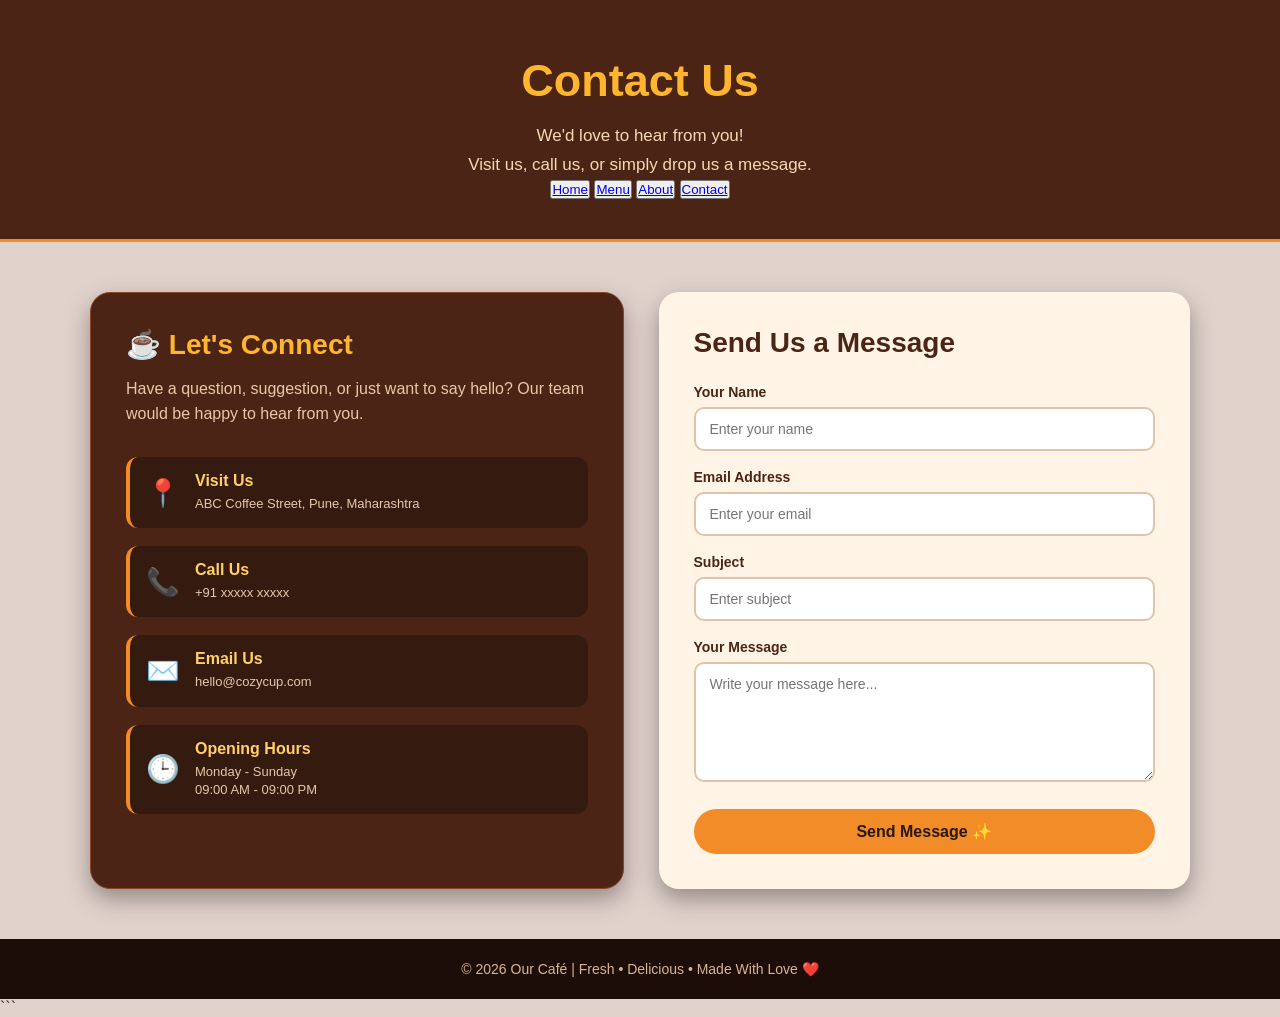
<file: contact.html>
<!DOCTYPE html>
<html lang="en">

<head>

    <meta charset="UTF-8">

    <meta name="viewport" content="width=device-width, initial-scale=1.0">

    <title>Contact Us | Our Cafe</title>


    <!-- CSS -->
    <style>

        /* =========================
           BASIC RESET
        ========================= */

        * {
            margin: 0;
            padding: 0;
            box-sizing: border-box;
        }


        /* =========================
           BODY
        ========================= */

        body {
            font-family: Arial, sans-serif;
            background-color: #e2d2cc;
            color: #333;
            min-height: 100vh;
        }


        /* =========================
           HEADER
        ========================= */

        .contact-header {
            text-align: center;
            padding: 55px 20px 40px;
            background-color: #4b2415;
            border-bottom: 3px solid #f28c28;
        }

        .contact-header h1 {
            font-size: 45px;
            color: #ffb52e;
            margin-bottom: 15px;
        }

        .contact-header p {
            color: #f5d9b5;
            font-size: 17px;
            line-height: 1.7;
        }


        /* =========================
           CONTACT SECTION
        ========================= */

        .contact-section {
            width: 90%;
            max-width: 1100px;
            margin: 50px auto;

            display: flex;
            gap: 35px;
        }


        /* =========================
           CONTACT INFORMATION
        ========================= */

        .contact-info {
            flex: 1;

            background-color: #4b2415;

            padding: 35px;

            border-radius: 20px;

            border: 1px solid #8c4525;

            box-shadow: 0 10px 25px rgba(0, 0, 0, 0.35);
        }

        .contact-info h2 {
            color: #ffb52e;
            font-size: 28px;
            margin-bottom: 15px;
        }

        .contact-info > p {
            color: #e8c8a8;
            line-height: 1.6;
            margin-bottom: 30px;
        }


        /* =========================
           INFORMATION BOXES
        ========================= */

        .info-box {
            display: flex;
            flex-direction: column;
            gap: 18px;
        }

        .info-item {
            display: flex;
            align-items: center;

            gap: 15px;

            padding: 15px;

            background-color: #351a10;

            border-radius: 12px;

            border-left: 4px solid #f28c28;

            transition: 0.3s;
        }

        .info-item:hover {
            transform: translateX(6px);
            background-color: #402014;
        }

        .info-item span {
            font-size: 27px;
            min-width: 35px;
            text-align: center;
        }

        .info-item h3 {
            color: #ffd166;
            font-size: 16px;
            margin-bottom: 5px;
        }

        .info-item p {
            color: #e5c7aa;
            font-size: 13px;
            line-height: 1.4;
        }


        /* =========================
           CONTACT FORM
        ========================= */

        .contact-form {
            flex: 1;

            background-color: #fff4e6;

            padding: 35px;

            border-radius: 20px;

            box-shadow: 0 10px 25px rgba(0, 0, 0, 0.35);
        }

        .contact-form h2 {
            color: #4b2415;
            font-size: 28px;
            margin-bottom: 25px;
        }


        /* =========================
           INPUTS
        ========================= */

        .input-group {
            margin-bottom: 18px;
        }

        .input-group label {
            display: block;

            color: #4b2415;

            font-size: 14px;

            font-weight: bold;

            margin-bottom: 7px;
        }

        .input-group input,
        .input-group textarea {
            width: 100%;

            padding: 12px 14px;

            border: 2px solid #e1c4a8;

            border-radius: 10px;

            background-color: white;

            color: #351a10;

            font-size: 14px;

            outline: none;

            font-family: Arial, sans-serif;

            transition: 0.3s;
        }

        .input-group input:focus,
        .input-group textarea:focus {
            border-color: #f28c28;

            box-shadow: 0 0 8px rgba(242, 140, 40, 0.25);
        }

        .input-group textarea {
            resize: vertical;
            min-height: 120px;
        }


        /* =========================
           SEND BUTTON
        ========================= */

        .contact-form button {
            width: 100%;

            padding: 13px;

            margin-top: 5px;

            border: none;

            border-radius: 25px;

            background-color: #f28c28;

            color: #2b160e;

            font-size: 16px;

            font-weight: bold;

            cursor: pointer;

            transition: 0.3s;
        }

        .contact-form button:hover {
            background-color: #ffb52e;

            transform: translateY(-2px);

            box-shadow: 0 6px 15px rgba(242, 140, 40, 0.35);
        }


        /* =========================
           FOOTER
        ========================= */

        footer {
            text-align: center;

            background-color: #1c0d08;

            color: #d9b692;

            padding: 22px;

            font-size: 14px;
        }


        /* =========================
           TABLET
        ========================= */

        @media (max-width: 850px) {

            .contact-section {
                flex-direction: column;
            }

        }


        /* =========================
           MOBILE
        ========================= */

        @media (max-width: 550px) {

            .contact-header {
                padding: 45px 15px 35px;
            }

            .contact-header h1 {
                font-size: 35px;
            }

            .contact-section {
                width: 94%;
                margin: 30px auto;
                gap: 25px;
            }

            .contact-info,
            .contact-form {
                padding: 25px;
            }

            .contact-info h2,
            .contact-form h2 {
                font-size: 24px;
            }

        }

    </style>

</head>


<body>


    <!-- =========================
         HEADER
    ========================= -->

    <header class="contact-header">

        <h1>Contact Us</h1>

        <p>
            We'd love to hear from you!
            <br>
            Visit us, call us, or simply drop us a message.
        </p>
        <nav>
            
                <button><a href="index.html">Home</a></button>
                <button><a href="menu_card.html">Menu</a></button>
                <button><a href="about.html">About</a></button>
                <button><a href="contact.html">Contact</a></button>


          
        </nav>
        
        
    </header>
    


    <!-- =========================
         CONTACT SECTION
    ========================= -->

    <section class="contact-section">


        <!-- LEFT SIDE -->

        <div class="contact-info">

            <h2>☕ Let's Connect</h2>

            <p>
                Have a question, suggestion, or just want to say hello?
                Our team would be happy to hear from you.
            </p>


            <div class="info-box">


                <!-- Address -->

                <div class="info-item">

                    <span>📍</span>

                    <div>

                        <h3>Visit Us</h3>

                        <p>
                            ABC Coffee Street,
                            Pune, Maharashtra
                        </p>

                    </div>

                </div>


                <!-- Phone -->

                <div class="info-item">

                    <span>📞</span>

                    <div>

                        <h3>Call Us</h3>

                        <p>
                            +91 xxxxx xxxxx
                        </p>

                    </div>

                </div>


                <!-- Email -->

                <div class="info-item">

                    <span>✉️</span>

                    <div>

                        <h3>Email Us</h3>

                        <p>
                            hello@cozycup.com
                        </p>

                    </div>

                </div>


                <!-- Opening Hours -->

                <div class="info-item">

                    <span>🕒</span>

                    <div>

                        <h3>Opening Hours</h3>

                        <p>
                            Monday - Sunday
                            <br>
                            09:00 AM - 09:00 PM
                        </p>

                    </div>

                </div>

            </div>

        </div>


        <!-- RIGHT SIDE -->

        <div class="contact-form">

            <h2>Send Us a Message</h2>


            <form>


                <!-- Name -->

                <div class="input-group">

                    <label for="name">
                        Your Name
                    </label>

                    <input
                        type="text"
                        id="name"
                        placeholder="Enter your name"
                        required
                    >

                </div>


                <!-- Email -->

                <div class="input-group">

                    <label for="email">
                        Email Address
                    </label>

                    <input
                        type="email"
                        id="email"
                        placeholder="Enter your email"
                        required
                    >

                </div>


                <!-- Subject -->

                <div class="input-group">

                    <label for="subject">
                        Subject
                    </label>

                    <input
                        type="text"
                        id="subject"
                        placeholder="Enter subject"
                        required
                    >

                </div>


                <!-- Message -->

                <div class="input-group">

                    <label for="message">
                        Your Message
                    </label>

                    <textarea
                        id="message"
                        placeholder="Write your message here..."
                        required
                    ></textarea>

                </div>


                <!-- Button -->

                <button type="submit">
                    Send Message ✨
                </button>

            </form>

        </div>

    </section>


    <!-- =========================
         FOOTER
    ========================= -->

    <footer>

        <p>
            © 2026 Our Café
            | Fresh • Delicious • Made With Love ❤️
        </p>

    </footer>


</body>

</html>
```
</file>
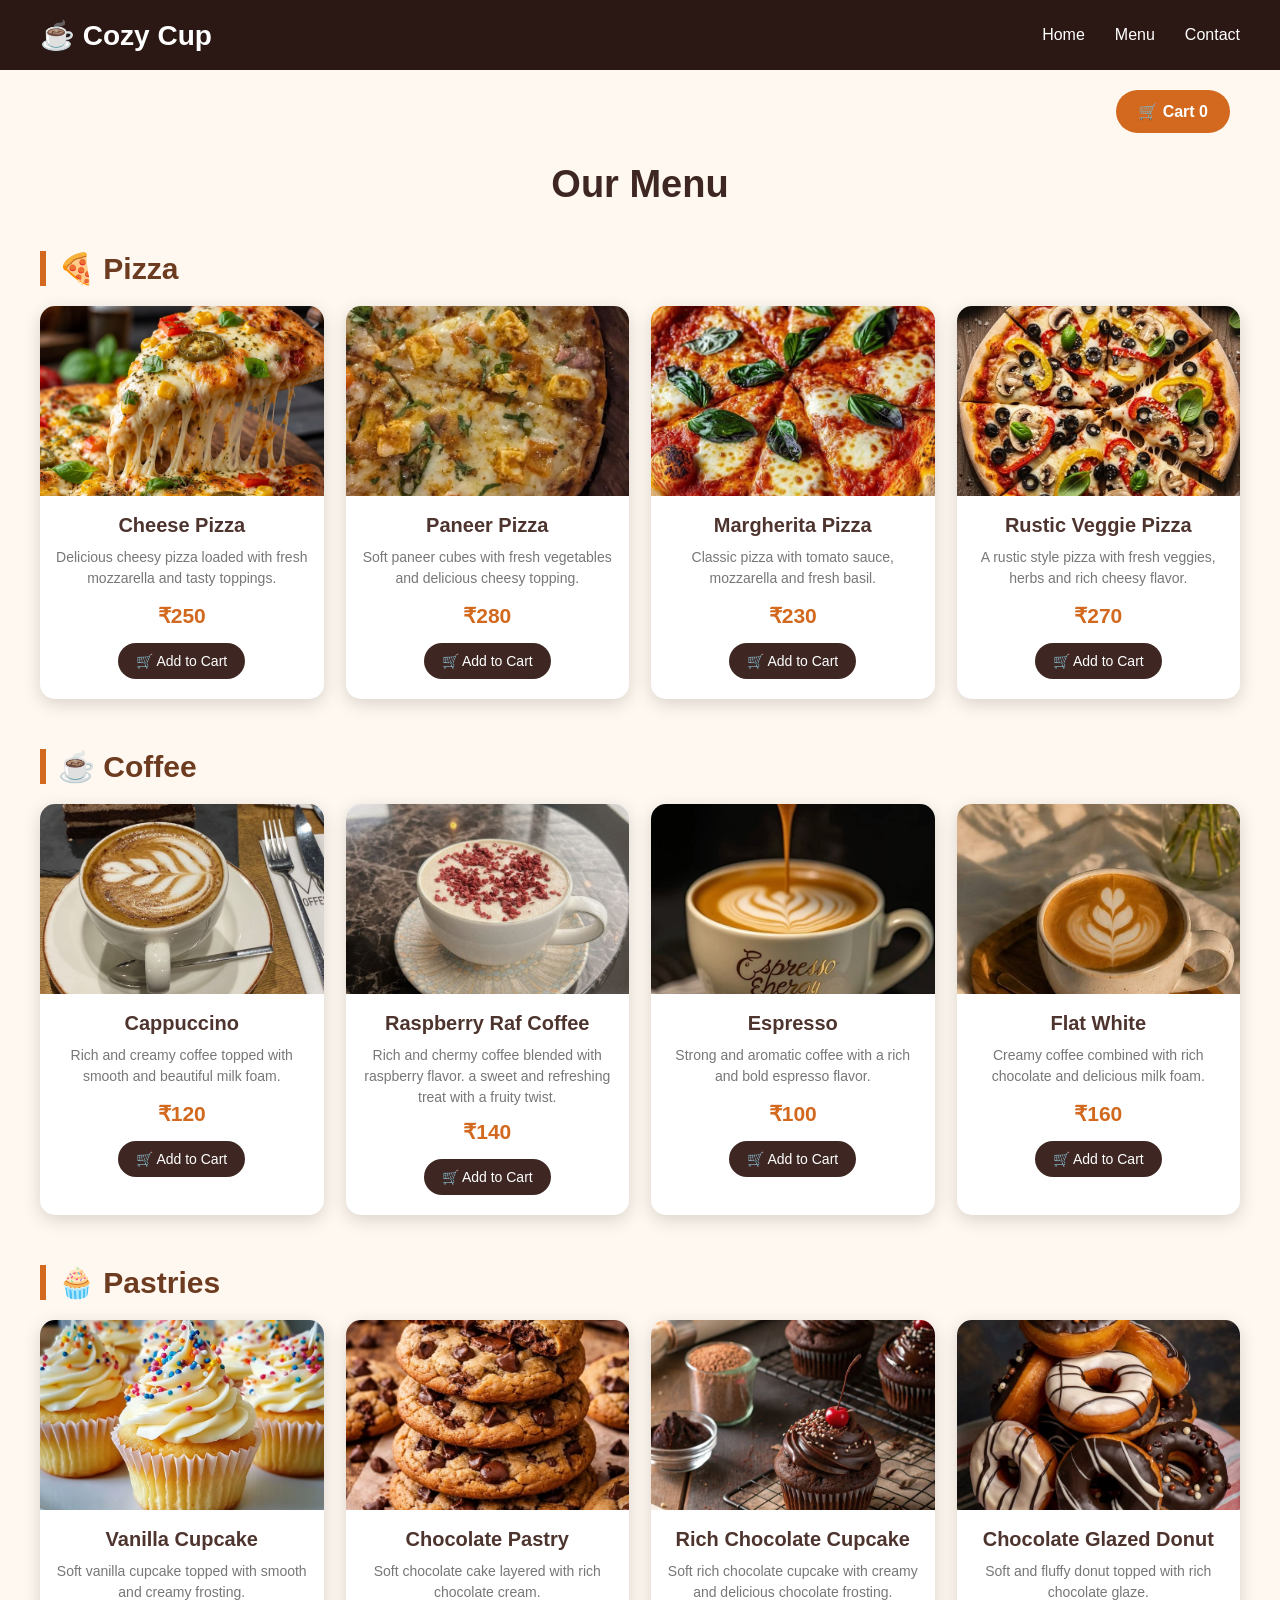
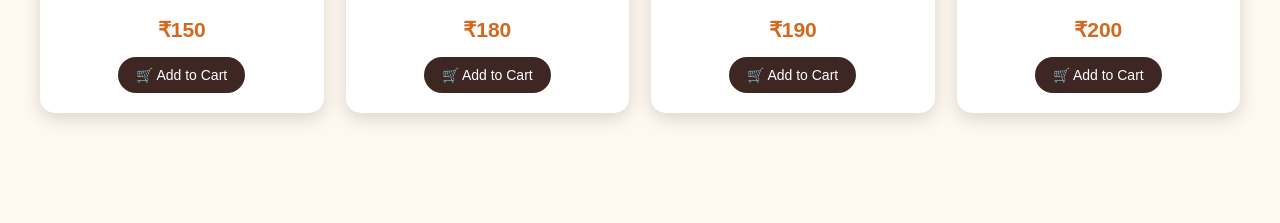
<file: menu_card.html>
<!DOCTYPE html>
<html lang="en">

<head>
    <meta charset="UTF-8">
    <meta name="viewport" content="width=device-width, initial-scale=1.0">

    <title>Cozy Cup - Menu</title>

    <style>

        /* =========================
           BASIC SETTINGS
        ========================== */

        * {
            margin: 0;
            padding: 0;
            box-sizing: border-box;
        }

        body {
            font-family: Arial, sans-serif;
            background-color: #fff8f0;
            color: #3e2723;
        }


        /* =========================
           NAVBAR
        ========================== */

        nav {
            height: 70px;
            background-color: #2b1714;

            display: flex;
            align-items: center;
            justify-content: space-between;

            padding: 0 40px;
        }

        nav h2 {
            color: white;
            font-size: 28px;
        }

        nav ul {
            display: flex;
            list-style: none;
            gap: 30px;
        }

        nav ul li a {
            color: white;
            text-decoration: none;
            font-size: 16px;
        }

        nav ul li a:hover {
            color: #ffb347;
        }


        /* =========================
           CART BUTTON
        ========================== */

        .cart-box {
            text-align: right;
            padding: 20px 50px 0;
        }

        .cart-btn {
            background-color: #d2691e;
            color: white;

            border: none;
            border-radius: 25px;

            padding: 12px 22px;

            font-size: 16px;
            font-weight: bold;

            cursor: pointer;
        }

        .cart-btn:hover {
            background-color: #a84d12;
        }


        /* =========================
           MAIN MENU
        ========================== */

        .menu {
            padding: 30px 40px 60px;
        }

        .menu-title {
            text-align: center;

            font-size: 38px;

            color: #3e2723;

            margin-bottom: 45px;
        }


        /* =========================
           CATEGORY
        ========================== */

        .category {
            margin-bottom: 50px;
        }

        .category-title {
            font-size: 30px;

            color: #6d3b20;

            margin-bottom: 20px;

            text-align: left;

            border-left: 6px solid #d2691e;

            padding-left: 12px;
        }


        /* =========================
           4 CARDS IN ONE ROW
        ========================== */

        .menu-container {
            display: grid;

            grid-template-columns: repeat(4, 1fr);

            gap: 22px;
        }


        /* =========================
           MENU CARD
        ========================== */

        .menu-card {
            background-color: white;

            border-radius: 15px;

            overflow: hidden;

            box-shadow: 0 5px 18px rgba(0, 0, 0, 0.15);

            transition: 0.3s;

            text-align: center;
        }

        .menu-card:hover {
            transform: translateY(-7px);

            box-shadow: 0 10px 25px rgba(0, 0, 0, 0.22);
        }


        /* =========================
           IMAGE
        ========================== */

        .menu-card img {
            width: 100%;

            height: 190px;

            object-fit: cover;

            display: block;
        }


        /* =========================
           CARD INFORMATION
        ========================== */

        .card-content {
            padding: 18px 15px 20px;
        }

        .card-content h3 {
            font-size: 20px;

            color: #4e342e;

            margin-bottom: 10px;
        }

        .description {
            color: #777;

            font-size: 14px;

            line-height: 1.5;

            min-height: 45px;

            margin-bottom: 12px;
        }

        .price {
            color: #d2691e;

            font-size: 21px;

            font-weight: bold;

            margin-bottom: 15px;
        }


        /* =========================
           ADD TO CART BUTTON
        ========================== */

        .add-cart {
            background-color: #3e2723;

            color: white;

            border: none;

            padding: 10px 18px;

            border-radius: 20px;

            font-size: 14px;

            cursor: pointer;

            transition: 0.3s;
        }

        .add-cart:hover {
            background-color: #d2691e;
        }


        /* =========================
           RESPONSIVE
        ========================== */

        @media (max-width: 1000px) {

            .menu-container {
                grid-template-columns: repeat(2, 1fr);
            }

        }


        @media (max-width: 600px) {

            nav {
                padding: 0 15px;
            }

            nav h2 {
                font-size: 22px;
            }

            nav ul {
                gap: 10px;
            }

            nav ul li a {
                font-size: 13px;
            }

            .menu {
                padding: 25px 15px;
            }

            .menu-container {
                grid-template-columns: 1fr;
            }

            .menu-title {
                font-size: 30px;
            }

        }

    </style>

</head>


<body>


    <!-- =========================
         NAVBAR
    ========================== -->

    <nav>

        <h2>☕ Cozy Cup</h2>

        <ul>

            <li>
                <a href="index.html">Home</a>
            </li>

            <li>
                <a href="menu_card.html">Menu</a>
            </li>

            <li>
                <a href="contact.html">Contact</a>
            </li>

        </ul>

    </nav>


    <!-- =========================
         CART
    ========================== -->

    <div class="cart-box">

        <button class="cart-btn">

            🛒 Cart
            <span id="cart-count">0</span>

        </button>

    </div>



    <!-- =========================
         MENU
    ========================== -->

    <section class="menu">

        <h1 class="menu-title">
            Our Menu
        </h1>


        <!-- =================================================
             PIZZA SECTION
        ================================================== -->

        <div class="category">

            <h2 class="category-title">
                🍕 Pizza
            </h2>


            <div class="menu-container">


                <!-- Pizza 1 -->

                <div class="menu-card">

                    <img src="images/Pizza/Cheesy Vegetable Pizza.jpeg"
                         alt="Cheese Pizza">

                    <div class="card-content">

                        <h3>Cheese Pizza</h3>

                        <p class="description">
                            Delicious cheesy pizza loaded with
                            fresh mozzarella and tasty toppings.
                        </p>

                        <p class="price">
                            ₹250
                        </p>

                        <button class="add-cart"
                                onclick="addToCart()">

                            🛒 Add to Cart

                        </button>

                    </div>

                </div>


                <!-- Pizza 2 -->

                <div class="menu-card">

                    <img src="images/Pizza/Paneer pizza.jpeg"
                         alt="Paneer Pizza">

                    <div class="card-content">

                        <h3>Paneer Pizza</h3>

                        <p class="description">
                            Soft paneer cubes with fresh vegetables
                            and delicious cheesy topping.
                        </p>

                        <p class="price">
                            ₹280
                        </p>

                        <button class="add-cart"
                                onclick="addToCart()">

                            🛒 Add to Cart

                        </button>

                    </div>

                </div>


                <!-- Pizza 3 -->

                <div class="menu-card">

                    <img src="images/Pizza/Margherita Pizza.jpeg"
                         alt="Margherita Pizza">

                    <div class="card-content">

                        <h3>Margherita Pizza</h3>

                        <p class="description">
                            Classic pizza with tomato sauce,
                             mozzarella and fresh basil.
                        </p>

                        <p class="price">
                            ₹230
                        </p>

                        <button class="add-cart"
                                onclick="addToCart()">

                            🛒 Add to Cart

                        </button>

                    </div>

                </div>


                <!-- Pizza 4 -->

                <div class="menu-card">

                    <img src="images/Pizza/Rustic Veggie Pizza.jpeg"
                         alt="Rustic Veggie Pizza">

                    <div class="card-content">

                        <h3>Rustic Veggie Pizza</h3>

                        <p class="description">
                            A rustic style pizza with fresh veggies,
                            herbs and rich cheesy flavor.
                        </p>

                        <p class="price">
                            ₹270
                        </p>

                        <button class="add-cart"
                                onclick="addToCart()">

                            🛒 Add to Cart

                        </button>

                    </div>

                </div>


            </div>

        </div>



        <!-- =================================================
             COFFEE SECTION
        ================================================== -->

        <div class="category">

            <h2 class="category-title">
                ☕ Coffee
            </h2>


            <div class="menu-container">


                <!-- Coffee 1 -->

                <div class="menu-card">

                    <img src="images/Coffee/Australian cappuccino.jpeg"
                         alt="Cappuccino">

                    <div class="card-content">

                        <h3>Cappuccino</h3>

                        <p class="description">
                            Rich and creamy coffee topped with
                            smooth and beautiful milk foam.
                        </p>

                        <p class="price">
                            ₹120
                        </p>

                        <button class="add-cart"
                                onclick="addToCart()">

                            🛒 Add to Cart

                        </button>

                    </div>

                </div>


                <!-- Coffee 2 -->

                <div class="menu-card">

                    <img src="images/Coffee/raspberry_raf coffee.jpeg"
                         alt="Cafe Latte">

                    <div class="card-content">

                        <h3>Raspberry Raf Coffee</h3>

                        <p class="description">
                           Rich and chermy coffee blended with raspberry flavor.
                           a sweet and refreshing treat with a fruity twist.
                        </p>

                        <p class="price">
                            ₹140
                        </p>

                        <button class="add-cart"
                                onclick="addToCart()">

                            🛒 Add to Cart

                        </button>

                    </div>

                </div>


                <!-- Coffee 3 -->

                <div class="menu-card">

                    <img src="images/Coffee/Espresso.jpeg"
                         alt="Espresso">

                    <div class="card-content">

                        <h3>Espresso</h3>

                        <p class="description">
                            Strong and aromatic coffee with a
                            rich and bold espresso flavor.
                        </p>

                        <p class="price">
                            ₹100
                        </p>

                        <button class="add-cart"
                                onclick="addToCart()">

                            🛒 Add to Cart

                        </button>

                    </div>

                </div>


                <!-- Coffee 4 -->

                <div class="menu-card">

                    <img src="images/Coffee/Flate White.jpeg"
                         alt="Flat White">

                    <div class="card-content">

                        <h3>Flat White</h3>

                        <p class="description">
                            Creamy coffee combined with rich
                            chocolate and delicious milk foam.
                        </p>

                        <p class="price">
                            ₹160
                        </p>

                        <button class="add-cart"
                                onclick="addToCart()">

                            🛒 Add to Cart

                        </button>

                    </div>

                </div>


            </div>

        </div>



        <!-- =================================================
             PASTRIES SECTION
        ================================================== -->

        <div class="category">

            <h2 class="category-title">
                🧁 Pastries
            </h2>


            <div class="menu-container">


                <!-- Pastry 1 -->

                <div class="menu-card">

                    <img src="images/Pastries/Vanilla Cupcakes.jpeg"
                         alt="Vanilla Cupcake">

                    <div class="card-content">

                        <h3>Vanilla Cupcake</h3>

                        <p class="description">
                            Soft vanilla cupcake topped with
                            smooth and creamy frosting.
                        </p>

                        <p class="price">
                            ₹150
                        </p>

                        <button class="add-cart"
                                onclick="addToCart()">

                            🛒 Add to Cart

                        </button>

                    </div>

                </div>


                <!-- Pastry 2 -->

                <div class="menu-card">

                    <img src="images/Pastries/Chocolate Chip Cookies.jpeg"
                         alt="Chocolate Pastry">

                    <div class="card-content">

                        <h3>Chocolate Pastry</h3>

                        <p class="description">
                            Soft chocolate cake layered with
                            rich chocolate cream.
                        </p>

                        <p class="price">
                            ₹180
                        </p>

                        <button class="add-cart"
                                onclick="addToCart()">

                            🛒 Add to Cart

                        </button>

                    </div>

                </div>


                <!-- Pastry 3 -->

                <div class="menu-card">

                    <img src="images/Pastries/Rich Chocolate Cupcakes.jpeg"
                         alt="Red Velvet">

                    <div class="card-content">

                        <h3>Rich Chocolate Cupcake</h3>

                        <p class="description">
                            Soft rich chocolate cupcake with creamy
                            and delicious chocolate frosting.
                        </p>

                        <p class="price">
                            ₹190
                        </p>

                        <button class="add-cart"
                                onclick="addToCart()">

                            🛒 Add to Cart

                        </button>

                    </div>

                </div>


                <!-- Pastry 4 -->

                <div class="menu-card">

                    <img src="images/Pastries/Chocolate Glazed Donuts.jpeg"
                         alt="Black Forest">

                    <div class="card-content">

                        <h3>Chocolate Glazed Donut</h3>

                        <p class="description">
                            Soft and fluffy donut topped with
                            rich chocolate glaze.
                        </p>

                        <p class="price">
                            ₹200
                        </p>

                        <button class="add-cart"
                                onclick="addToCart()">

                            🛒 Add to Cart

                        </button>

                    </div>

                </div>


            </div>

        </div>


    </section>



    <!-- =========================
         JAVASCRIPT
    ========================== -->

    <script>

        let cartCount = 0;

        function addToCart() {

            cartCount++;

            document.getElementById("cart-count").innerText = cartCount;

            alert("Item added to cart! 🛒");

        }

    </script>


</body>

</html>
</file>
